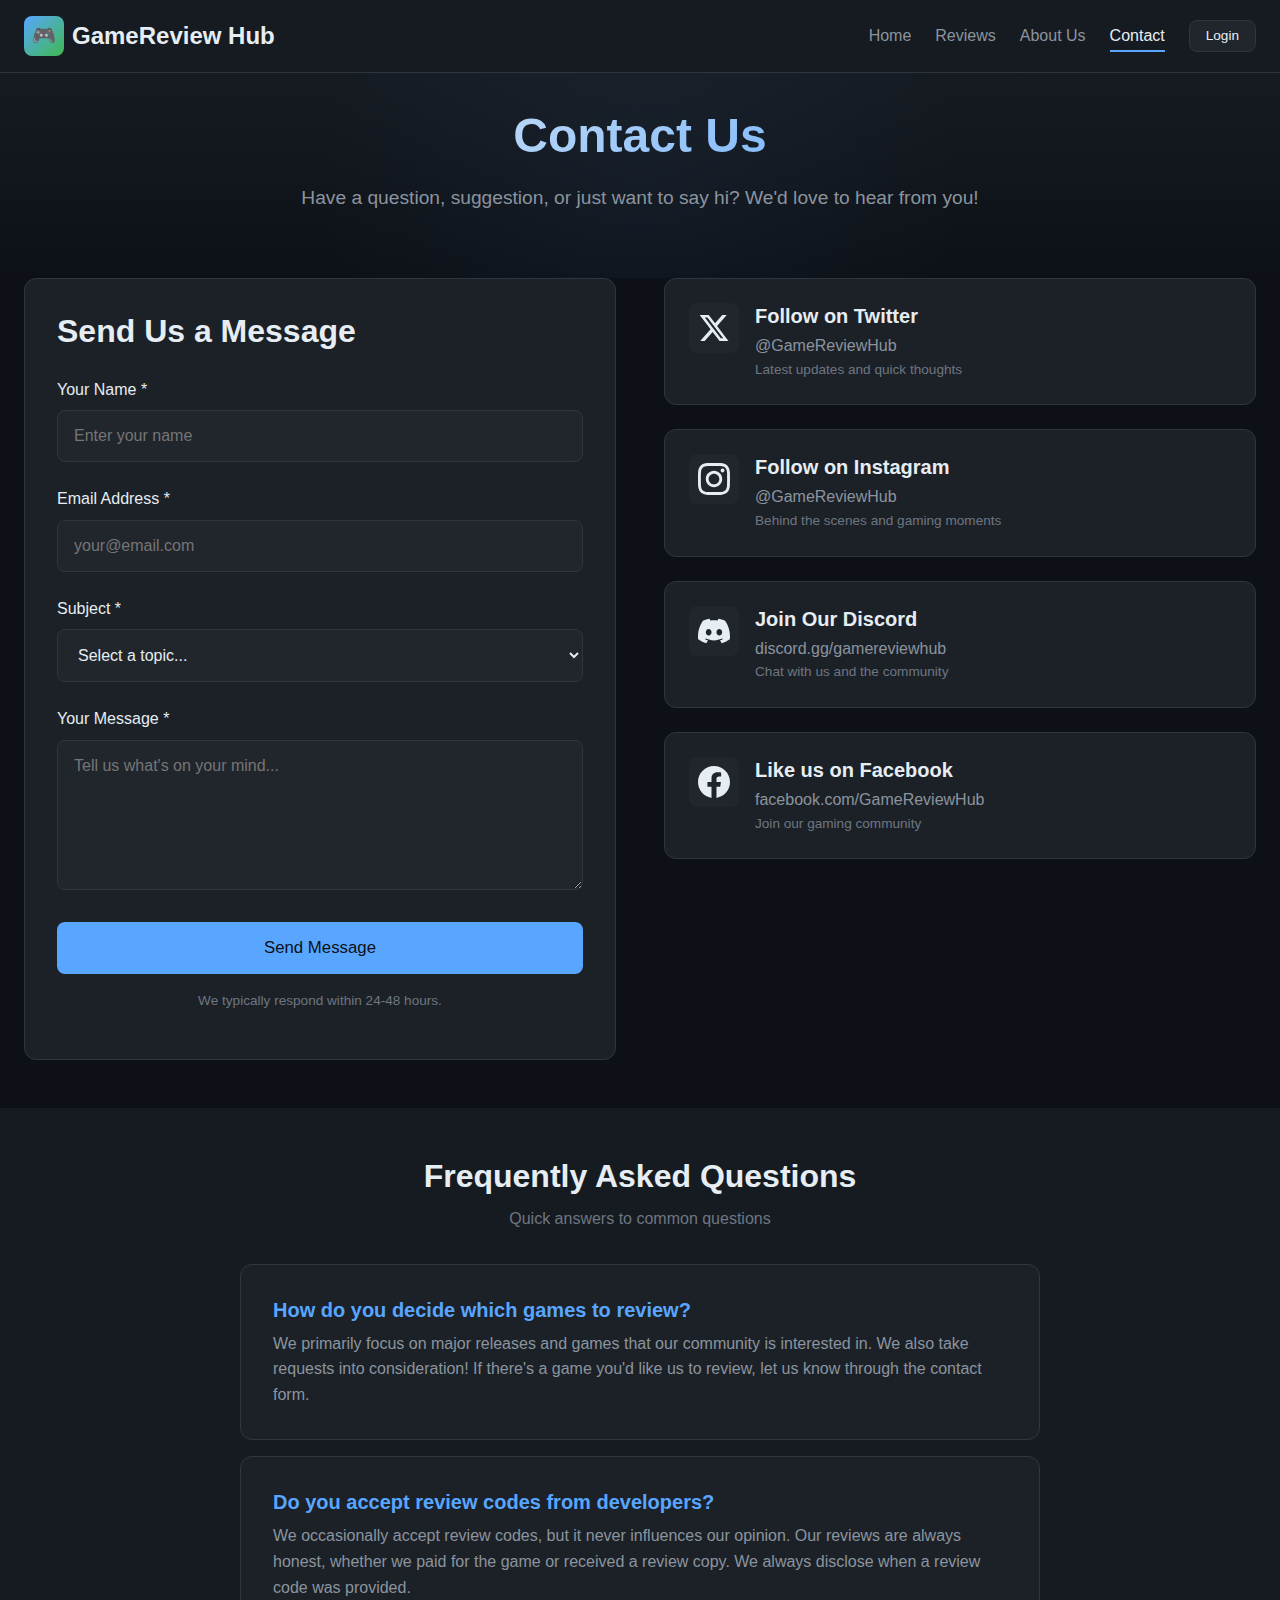
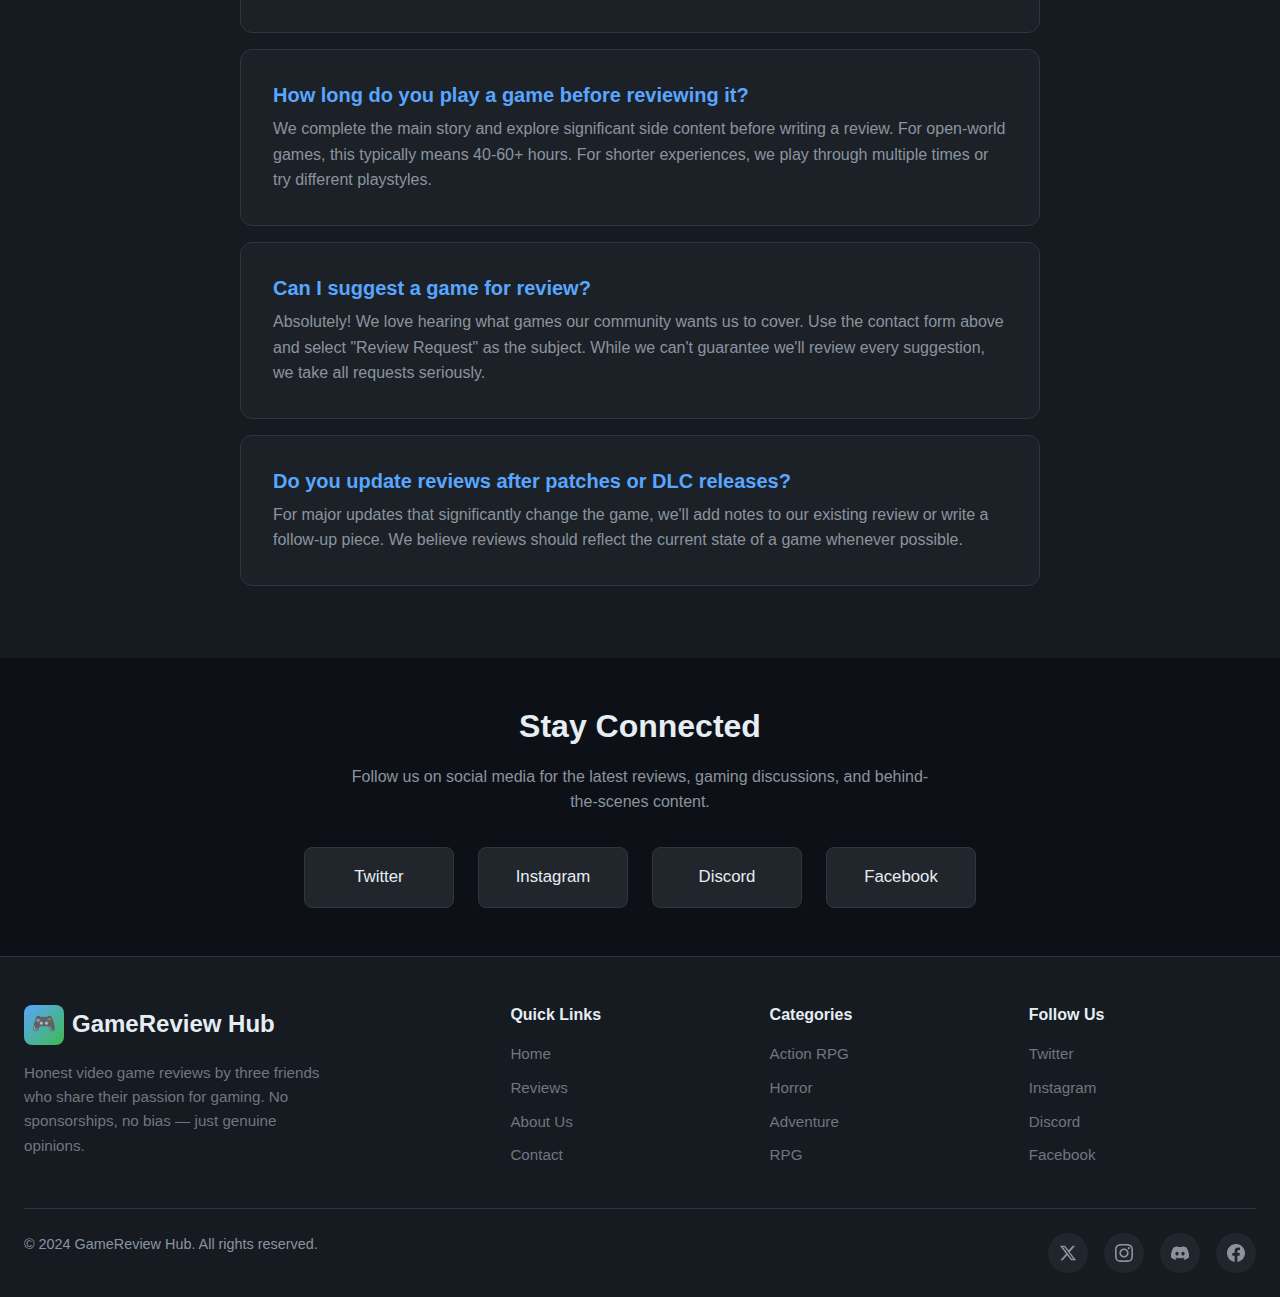
<file: contact.html>
<!DOCTYPE html>
<html lang="en">
<head>
    <meta charset="UTF-8">
    <meta name="viewport" content="width=device-width, initial-scale=1.0">
    <meta name="description" content="Get in touch with GameReview Hub. Send us a message, suggest games to review, or connect with us on social media.">
    <meta name="keywords" content="contact, gaming reviews, feedback, social media">
    <meta name="author" content="GameReview Hub">
    
    <title>Contact Us - GameReview Hub</title>
    
    <!-- Favicon -->
    <link rel="icon" type="image/svg+xml" href="data:image/svg+xml,<svg xmlns='http://www.w3.org/2000/svg' viewBox='0 0 100 100'><text y='.9em' font-size='90'>🎮</text></svg>">
    
    <!-- Stylesheets -->
    <link rel="stylesheet" href="css/style.css">
</head>
<body data-page="contact">
    <!-- ============================================
         Header / Navigation
         ============================================ -->
    <header class="header">
        <div class="container">
            <a href="index.html" class="logo">
                <span class="logo-icon">🎮</span>
                <span>GameReview Hub</span>
            </a>
            
            <nav class="nav">
                <ul class="nav-links">
                    <li><a href="index.html">Home</a></li>
                    <li><a href="reviews.html">Reviews</a></li>
                    <li><a href="about.html">About Us</a></li>
                    <li><a href="contact.html" class="active">Contact</a></li>
                </ul>
                
                <a href="admin.html" class="btn btn-secondary btn-sm">Login</a>
                
                <button class="mobile-menu-toggle" aria-label="Toggle menu">
                    <span></span>
                    <span></span>
                    <span></span>
                </button>
            </nav>
        </div>
    </header>

    <!-- ============================================
         Page Header
         ============================================ -->
    <section class="hero" style="padding: var(--spacing-xl) 0;">
        <div class="container">
            <div class="hero-content">
                <h1>Contact Us</h1>
                <p>Have a question, suggestion, or just want to say hi? We'd love to hear from you!</p>
            </div>
        </div>
    </section>

    <!-- ============================================
         Contact Section
         ============================================ -->
    <section class="section" style="padding-top: 0;">
        <div class="container">
            <div class="contact-grid">
                <!-- Contact Form -->
                <div class="contact-form">
                    <h2 style="margin-bottom: var(--spacing-lg);">Send Us a Message</h2>
                    
                    <form id="contact-form" onsubmit="handleContactSubmit(event)">
                        <div class="form-group">
                            <label for="contact-name">Your Name *</label>
                            <input 
                                type="text" 
                                id="contact-name" 
                                name="name" 
                                required 
                                placeholder="Enter your name"
                            >
                        </div>
                        
                        <div class="form-group">
                            <label for="contact-email">Email Address *</label>
                            <input 
                                type="email" 
                                id="contact-email" 
                                name="email" 
                                required 
                                placeholder="your@email.com"
                            >
                        </div>
                        
                        <div class="form-group">
                            <label for="contact-subject">Subject *</label>
                            <select id="contact-subject" name="subject" required>
                                <option value="">Select a topic...</option>
                                <option value="general">General Inquiry</option>
                                <option value="review-request">Review Request</option>
                                <option value="feedback">Website Feedback</option>
                                <option value="correction">Review Correction</option>
                                <option value="collaboration">Collaboration</option>
                                <option value="other">Other</option>
                            </select>
                        </div>
                        
                        <div class="form-group">
                            <label for="contact-message">Your Message *</label>
                            <textarea 
                                id="contact-message" 
                                name="message" 
                                required 
                                placeholder="Tell us what's on your mind..."
                                rows="6"
                            ></textarea>
                        </div>
                        
                        <div class="form-group" style="margin-bottom: 0;">
                            <button type="submit" class="btn btn-primary btn-lg" style="width: 100%;">
                                Send Message
                            </button>
                        </div>
                    </form>
                    
                    <p style="margin-top: var(--spacing-md); color: var(--text-muted); font-size: 0.85rem; text-align: center;">
                        We typically respond within 24-48 hours.
                    </p>
                </div>
                
                <!-- Contact Info -->
                <div class="contact-info">
                    <!-- Twitter Card -->
                    <div class="contact-card">
                        <div class="contact-card-icon">
                            <svg xmlns="http://www.w3.org/2000/svg" width="32" height="32" viewBox="0 0 24 24" fill="currentColor">
                                <path d="M18.244 2.25h3.308l-7.227 8.26 8.502 11.24H16.17l-5.214-6.817L4.99 21.75H1.68l7.73-8.835L1.254 2.25H8.08l4.713 6.231zm-1.161 17.52h1.833L7.084 4.126H5.117z"/>
                            </svg>
                        </div>
                        <div>
                            <h4>Follow on Twitter</h4>
                            <p>@GameReviewHub</p>
                            <p style="font-size: 0.85rem; color: var(--text-muted);">Latest updates and quick thoughts</p>
                        </div>
                    </div>
                    
                    <!-- Instagram Card -->
                    <div class="contact-card">
                        <div class="contact-card-icon">
                            <svg xmlns="http://www.w3.org/2000/svg" width="32" height="32" viewBox="0 0 24 24" fill="currentColor">
                                <path d="M12 2.163c3.204 0 3.584.012 4.85.07 3.252.148 4.771 1.691 4.919 4.919.058 1.265.069 1.645.069 4.849 0 3.205-.012 3.584-.069 4.849-.149 3.225-1.664 4.771-4.919 4.919-1.266.058-1.644.07-4.85.07-3.204 0-3.584-.012-4.849-.07-3.26-.149-4.771-1.699-4.919-4.92-.058-1.265-.07-1.644-.07-4.849 0-3.204.013-3.583.07-4.849.149-3.227 1.664-4.771 4.919-4.919 1.266-.057 1.645-.069 4.849-.069zm0-2.163c-3.259 0-3.667.014-4.947.072-4.358.2-6.78 2.618-6.98 6.98-.059 1.281-.073 1.689-.073 4.948 0 3.259.014 3.668.072 4.948.2 4.358 2.618 6.78 6.98 6.98 1.281.058 1.689.072 4.948.072 3.259 0 3.668-.014 4.948-.072 4.354-.2 6.782-2.618 6.979-6.98.059-1.28.073-1.689.073-4.948 0-3.259-.014-3.667-.072-4.947-.196-4.354-2.617-6.78-6.979-6.98-1.281-.059-1.69-.073-4.949-.073zm0 5.838c-3.403 0-6.162 2.759-6.162 6.162s2.759 6.163 6.162 6.163 6.162-2.759 6.162-6.163c0-3.403-2.759-6.162-6.162-6.162zm0 10.162c-2.209 0-4-1.79-4-4 0-2.209 1.791-4 4-4s4 1.791 4 4c0 2.21-1.791 4-4 4zm6.406-11.845c-.796 0-1.441.645-1.441 1.44s.645 1.44 1.441 1.44c.795 0 1.439-.645 1.439-1.44s-.644-1.44-1.439-1.44z"/>
                            </svg>
                        </div>
                        <div>
                            <h4>Follow on Instagram</h4>
                            <p>@GameReviewHub</p>
                            <p style="font-size: 0.85rem; color: var(--text-muted);">Behind the scenes and gaming moments</p>
                        </div>
                    </div>
                    
                    <!-- Discord Card -->
                    <div class="contact-card">
                        <div class="contact-card-icon">
                            <svg xmlns="http://www.w3.org/2000/svg" width="32" height="32" viewBox="0 0 24 24" fill="currentColor">
                                <path d="M20.317 4.3698a19.7913 19.7913 0 00-4.8851-1.5152.0741.0741 0 00-.0785.0371c-.211.3753-.4447.8648-.6083 1.2495-1.8447-.2762-3.68-.2762-5.4868 0-.1636-.3933-.4058-.8742-.6177-1.2495a.077.077 0 00-.0785-.037 19.7363 19.7363 0 00-4.8852 1.515.0699.0699 0 00-.0321.0277C.5334 9.0458-.319 13.5799.0992 18.0578a.0824.0824 0 00.0312.0561c2.0528 1.5076 4.0413 2.4228 5.9929 3.0294a.0777.0777 0 00.0842-.0276c.4616-.6304.8731-1.2952 1.226-1.9942a.076.076 0 00-.0416-.1057c-.6528-.2476-1.2743-.5495-1.8722-.8923a.077.077 0 01-.0076-.1277c.1258-.0943.2517-.1923.3718-.2914a.0743.0743 0 01.0776-.0105c3.9278 1.7933 8.18 1.7933 12.0614 0a.0739.0739 0 01.0785.0095c.1202.099.246.1981.3728.2924a.077.077 0 01-.0066.1276 12.2986 12.2986 0 01-1.873.8914.0766.0766 0 00-.0407.1067c.3604.698.7719 1.3628 1.225 1.9932a.076.076 0 00.0842.0286c1.961-.6067 3.9495-1.5219 6.0023-3.0294a.077.077 0 00.0313-.0552c.5004-5.177-.8382-9.6739-3.5485-13.6604a.061.061 0 00-.0312-.0286zM8.02 15.3312c-1.1825 0-2.1569-1.0857-2.1569-2.419 0-1.3332.9555-2.4189 2.157-2.4189 1.2108 0 2.1757 1.0952 2.1568 2.419 0 1.3332-.9555 2.4189-2.1569 2.4189zm7.9748 0c-1.1825 0-2.1569-1.0857-2.1569-2.419 0-1.3332.9554-2.4189 2.1569-2.4189 1.2108 0 2.1757 1.0952 2.1568 2.419 0 1.3332-.946 2.4189-2.1568 2.4189z"/>
                            </svg>
                        </div>
                        <div>
                            <h4>Join Our Discord</h4>
                            <p>discord.gg/gamereviewhub</p>
                            <p style="font-size: 0.85rem; color: var(--text-muted);">Chat with us and the community</p>
                        </div>
                    </div>
                    
                    <!-- Facebook Card -->
                    <div class="contact-card">
                        <div class="contact-card-icon">
                            <svg xmlns="http://www.w3.org/2000/svg" width="32" height="32" viewBox="0 0 24 24" fill="currentColor">
                                <path d="M24 12.073c0-6.627-5.373-12-12-12s-12 5.373-12 12c0 5.99 4.388 10.954 10.125 11.854v-8.385H7.078v-3.47h3.047V9.43c0-3.007 1.792-4.669 4.533-4.669 1.312 0 2.686.235 2.686.235v2.953H15.83c-1.491 0-1.956.925-1.956 1.874v2.25h3.328l-.532 3.47h-2.796v8.385C19.612 23.027 24 18.062 24 12.073z"/>
                            </svg>
                        </div>
                        <div>
                            <h4>Like us on Facebook</h4>
                            <p>facebook.com/GameReviewHub</p>
                            <p style="font-size: 0.85rem; color: var(--text-muted);">Join our gaming community</p>
                        </div>
                    </div>
                </div>
            </div>
        </div>
    </section>

    <!-- ============================================
         FAQ Section
         ============================================ -->
    <section class="section" style="background-color: var(--bg-secondary);">
        <div class="container">
            <div class="section-title">
                <h2>Frequently Asked Questions</h2>
                <p>Quick answers to common questions</p>
            </div>
            
            <div style="max-width: 800px; margin: 0 auto;">
                <!-- FAQ Item 1 -->
                <div class="admin-card" style="margin-bottom: var(--spacing-md);">
                    <h4 style="color: var(--accent-primary); margin-bottom: var(--spacing-sm);">
                        How do you decide which games to review?
                    </h4>
                    <p style="margin: 0; color: var(--text-secondary);">
                        We primarily focus on major releases and games that our community is interested in. 
                        We also take requests into consideration! If there's a game you'd like us to review, 
                        let us know through the contact form.
                    </p>
                </div>
                
                <!-- FAQ Item 2 -->
                <div class="admin-card" style="margin-bottom: var(--spacing-md);">
                    <h4 style="color: var(--accent-primary); margin-bottom: var(--spacing-sm);">
                        Do you accept review codes from developers?
                    </h4>
                    <p style="margin: 0; color: var(--text-secondary);">
                        We occasionally accept review codes, but it never influences our opinion. Our reviews 
                        are always honest, whether we paid for the game or received a review copy. We always 
                        disclose when a review code was provided.
                    </p>
                </div>
                
                <!-- FAQ Item 3 -->
                <div class="admin-card" style="margin-bottom: var(--spacing-md);">
                    <h4 style="color: var(--accent-primary); margin-bottom: var(--spacing-sm);">
                        How long do you play a game before reviewing it?
                    </h4>
                    <p style="margin: 0; color: var(--text-secondary);">
                        We complete the main story and explore significant side content before writing a review. 
                        For open-world games, this typically means 40-60+ hours. For shorter experiences, we 
                        play through multiple times or try different playstyles.
                    </p>
                </div>
                
                <!-- FAQ Item 4 -->
                <div class="admin-card" style="margin-bottom: var(--spacing-md);">
                    <h4 style="color: var(--accent-primary); margin-bottom: var(--spacing-sm);">
                        Can I suggest a game for review?
                    </h4>
                    <p style="margin: 0; color: var(--text-secondary);">
                        Absolutely! We love hearing what games our community wants us to cover. Use the 
                        contact form above and select "Review Request" as the subject. While we can't 
                        guarantee we'll review every suggestion, we take all requests seriously.
                    </p>
                </div>
                
                <!-- FAQ Item 5 -->
                <div class="admin-card">
                    <h4 style="color: var(--accent-primary); margin-bottom: var(--spacing-sm);">
                        Do you update reviews after patches or DLC releases?
                    </h4>
                    <p style="margin: 0; color: var(--text-secondary);">
                        For major updates that significantly change the game, we'll add notes to our 
                        existing review or write a follow-up piece. We believe reviews should reflect 
                        the current state of a game whenever possible.
                    </p>
                </div>
            </div>
        </div>
    </section>

    <!-- ============================================
         Social Links Section
         ============================================ -->
    <section class="section">
        <div class="container" style="text-align: center;">
            <h2 style="margin-bottom: var(--spacing-md);">Stay Connected</h2>
            <p style="max-width: 600px; margin: 0 auto var(--spacing-xl); color: var(--text-secondary);">
                Follow us on social media for the latest reviews, gaming discussions, and behind-the-scenes content.
            </p>
            
            <div style="display: flex; justify-content: center; gap: var(--spacing-lg); flex-wrap: wrap;">
                <a href="#" class="btn btn-secondary btn-lg" style="min-width: 150px;">
                    Twitter
                </a>
                <a href="#" class="btn btn-secondary btn-lg" style="min-width: 150px;">
                    Instagram
                </a>
                <a href="#" class="btn btn-secondary btn-lg" style="min-width: 150px;">
                    Discord
                </a>
                <a href="#" class="btn btn-secondary btn-lg" style="min-width: 150px;">
                    Facebook
                </a>
            </div>
        </div>
    </section>

    <!-- ============================================
         Footer
         ============================================ -->
    <footer class="footer">
        <div class="container">
            <div class="footer-content">
                <div class="footer-brand">
                    <a href="index.html" class="logo">
                        <span class="logo-icon">🎮</span>
                        <span>GameReview Hub</span>
                    </a>
                    <p>Honest video game reviews by three friends who share their passion for gaming. No sponsorships, no bias — just genuine opinions.</p>
                </div>
                
                <div class="footer-links">
                    <h4>Quick Links</h4>
                    <ul>
                        <li><a href="index.html">Home</a></li>
                        <li><a href="reviews.html">Reviews</a></li>
                        <li><a href="about.html">About Us</a></li>
                        <li><a href="contact.html">Contact</a></li>
                    </ul>
                </div>
                
                <div class="footer-links">
                    <h4>Categories</h4>
                    <ul>
                        <li><a href="reviews.html?genre=Action RPG">Action RPG</a></li>
                        <li><a href="reviews.html?genre=Horror">Horror</a></li>
                        <li><a href="reviews.html?genre=Adventure">Adventure</a></li>
                        <li><a href="reviews.html?genre=RPG">RPG</a></li>
                    </ul>
                </div>
                
                <div class="footer-links">
                    <h4>Follow Us</h4>
                    <ul>
                        <li><a href="#">Twitter</a></li>
                        <li><a href="#">Instagram</a></li>
                        <li><a href="#">Discord</a></li>
                        <li><a href="#">Facebook</a></li>
                    </ul>
                </div>
            </div>
            
            <div class="footer-bottom">
                <p>&copy; 2024 GameReview Hub. All rights reserved.</p>
                <div class="social-links">
                    <a href="#" aria-label="Twitter"><svg xmlns="http://www.w3.org/2000/svg" width="18" height="18" viewBox="0 0 24 24" fill="currentColor"><path d="M18.244 2.25h3.308l-7.227 8.26 8.502 11.24H16.17l-5.214-6.817L4.99 21.75H1.68l7.73-8.835L1.254 2.25H8.08l4.713 6.231zm-1.161 17.52h1.833L7.084 4.126H5.117z"/></svg></a>
                    <a href="#" aria-label="Instagram"><svg xmlns="http://www.w3.org/2000/svg" width="18" height="18" viewBox="0 0 24 24" fill="currentColor"><path d="M12 2.163c3.204 0 3.584.012 4.85.07 3.252.148 4.771 1.691 4.919 4.919.058 1.265.069 1.645.069 4.849 0 3.205-.012 3.584-.069 4.849-.149 3.225-1.664 4.771-4.919 4.919-1.266.058-1.644.07-4.85.07-3.204 0-3.584-.012-4.849-.07-3.26-.149-4.771-1.699-4.919-4.92-.058-1.265-.07-1.644-.07-4.849 0-3.204.013-3.583.07-4.849.149-3.227 1.664-4.771 4.919-4.919 1.266-.057 1.645-.069 4.849-.069zm0-2.163c-3.259 0-3.667.014-4.947.072-4.358.2-6.78 2.618-6.98 6.98-.059 1.281-.073 1.689-.073 4.948 0 3.259.014 3.668.072 4.948.2 4.358 2.618 6.78 6.98 6.98 1.281.058 1.689.072 4.948.072 3.259 0 3.668-.014 4.948-.072 4.354-.2 6.782-2.618 6.979-6.98.059-1.28.073-1.689.073-4.948 0-3.259-.014-3.667-.072-4.947-.196-4.354-2.617-6.78-6.979-6.98-1.281-.059-1.69-.073-4.949-.073zm0 5.838c-3.403 0-6.162 2.759-6.162 6.162s2.759 6.163 6.162 6.163 6.162-2.759 6.162-6.163c0-3.403-2.759-6.162-6.162-6.162zm0 10.162c-2.209 0-4-1.79-4-4 0-2.209 1.791-4 4-4s4 1.791 4 4c0 2.21-1.791 4-4 4zm6.406-11.845c-.796 0-1.441.645-1.441 1.44s.645 1.44 1.441 1.44c.795 0 1.439-.645 1.439-1.44s-.644-1.44-1.439-1.44z"/></svg></a>
                    <a href="#" aria-label="Discord"><svg xmlns="http://www.w3.org/2000/svg" width="18" height="18" viewBox="0 0 24 24" fill="currentColor"><path d="M20.317 4.3698a19.7913 19.7913 0 00-4.8851-1.5152.0741.0741 0 00-.0785.0371c-.211.3753-.4447.8648-.6083 1.2495-1.8447-.2762-3.68-.2762-5.4868 0-.1636-.3933-.4058-.8742-.6177-1.2495a.077.077 0 00-.0785-.037 19.7363 19.7363 0 00-4.8852 1.515.0699.0699 0 00-.0321.0277C.5334 9.0458-.319 13.5799.0992 18.0578a.0824.0824 0 00.0312.0561c2.0528 1.5076 4.0413 2.4228 5.9929 3.0294a.0777.0777 0 00.0842-.0276c.4616-.6304.8731-1.2952 1.226-1.9942a.076.076 0 00-.0416-.1057c-.6528-.2476-1.2743-.5495-1.8722-.8923a.077.077 0 01-.0076-.1277c.1258-.0943.2517-.1923.3718-.2914a.0743.0743 0 01.0776-.0105c3.9278 1.7933 8.18 1.7933 12.0614 0a.0739.0739 0 01.0785.0095c.1202.099.246.1981.3728.2924a.077.077 0 01-.0066.1276 12.2986 12.2986 0 01-1.873.8914.0766.0766 0 00-.0407.1067c.3604.698.7719 1.3628 1.225 1.9932a.076.076 0 00.0842.0286c1.961-.6067 3.9495-1.5219 6.0023-3.0294a.077.077 0 00.0313-.0552c.5004-5.177-.8382-9.6739-3.5485-13.6604a.061.061 0 00-.0312-.0286zM8.02 15.3312c-1.1825 0-2.1569-1.0857-2.1569-2.419 0-1.3332.9555-2.4189 2.157-2.4189 1.2108 0 2.1757 1.0952 2.1568 2.419 0 1.3332-.9555 2.4189-2.1569 2.4189zm7.9748 0c-1.1825 0-2.1569-1.0857-2.1569-2.419 0-1.3332.9554-2.4189 2.1569-2.4189 1.2108 0 2.1757 1.0952 2.1568 2.419 0 1.3332-.946 2.4189-2.1568 2.4189z"/></svg></a>
                    <a href="#" aria-label="Facebook"><svg xmlns="http://www.w3.org/2000/svg" width="18" height="18" viewBox="0 0 24 24" fill="currentColor"><path d="M24 12.073c0-6.627-5.373-12-12-12s-12 5.373-12 12c0 5.99 4.388 10.954 10.125 11.854v-8.385H7.078v-3.47h3.047V9.43c0-3.007 1.792-4.669 4.533-4.669 1.312 0 2.686.235 2.686.235v2.953H15.83c-1.491 0-1.956.925-1.956 1.874v2.25h3.328l-.532 3.47h-2.796v8.385C19.612 23.027 24 18.062 24 12.073z"/></svg></a>
                </div>
            </div>
        </div>
    </footer>

    <!-- Scripts -->
    <script src="js/reviews-data.js"></script>
    <script src="js/main.js"></script>
    
    <!-- Contact Form Handler -->
    <script>
        function handleContactSubmit(event) {
            event.preventDefault();
            
            const form = event.target;
            const formData = new FormData(form);
            
            // In a real implementation, this would send to a backend
            // For now, we'll simulate a successful submission
            
            const name = formData.get('name');
            const email = formData.get('email');
            const subject = formData.get('subject');
            const message = formData.get('message');
            
            // Validate
            if (!name || !email || !subject || !message) {
                window.GameReviewUtils.showToast('Please fill in all required fields.', 'error');
                return;
            }
            
            // Show success message
            window.GameReviewUtils.showToast('Message sent successfully! We\'ll get back to you soon.', 'success');
            
            // Reset form
            form.reset();
            
            // Log for demonstration (would be sent to server in production)
            console.log('Contact Form Submission:', {
                name,
                email,
                subject,
                message
            });
        }
    </script>
</body>
</html>
</file>
<file: css/style.css>
/* ============================================
   Gaming Review Website - Main Stylesheet
   Modern, Dark Theme, Responsive Design
   ============================================ */

/* ============================================
   CSS Custom Properties (Variables)
   ============================================ */
:root {
    /* Color Palette - Dark Theme with Subtle Accents */
    --bg-primary: #0d1117;
    --bg-secondary: #161b22;
    --bg-tertiary: #21262d;
    --bg-card: #1c2128;
    --bg-hover: #2d333b;
    
    /* Text Colors */
    --text-primary: #e6edf3;
    --text-secondary: #8b949e;
    --text-muted: #6e7681;
    
    /* Accent Colors - Professional Teal/Blue */
    --accent-primary: #58a6ff;
    --accent-secondary: #3fb950;
    --accent-warning: #d29922;
    --accent-danger: #f85149;
    
    /* Rating Colors */
    --rating-gold: #f0b429;
    --rating-silver: #8b949e;
    
    /* Borders */
    --border-color: #30363d;
    --border-light: #21262d;
    
    /* Shadows */
    --shadow-sm: 0 1px 2px rgba(0, 0, 0, 0.3);
    --shadow-md: 0 4px 6px rgba(0, 0, 0, 0.4);
    --shadow-lg: 0 10px 20px rgba(0, 0, 0, 0.5);
    --shadow-xl: 0 20px 40px rgba(0, 0, 0, 0.6);
    
    /* Typography */
    --font-primary: 'Inter', -apple-system, BlinkMacSystemFont, 'Segoe UI', Roboto, sans-serif;
    --font-heading: 'Poppins', var(--font-primary);
    
    /* Spacing */
    --spacing-xs: 0.25rem;
    --spacing-sm: 0.5rem;
    --spacing-md: 1rem;
    --spacing-lg: 1.5rem;
    --spacing-xl: 2rem;
    --spacing-2xl: 3rem;
    
    /* Border Radius */
    --radius-sm: 4px;
    --radius-md: 8px;
    --radius-lg: 12px;
    --radius-xl: 16px;
    
    /* Transitions */
    --transition-fast: 150ms ease;
    --transition-normal: 250ms ease;
    --transition-slow: 350ms ease;
    
    /* Container Widths */
    --container-sm: 640px;
    --container-md: 768px;
    --container-lg: 1024px;
    --container-xl: 1280px;
}

/* ============================================
   Reset & Base Styles
   ============================================ */
*,
*::before,
*::after {
    box-sizing: border-box;
    margin: 0;
    padding: 0;
}

html {
    scroll-behavior: smooth;
    font-size: 16px;
}

body {
    font-family: var(--font-primary);
    background-color: var(--bg-primary);
    color: var(--text-primary);
    line-height: 1.6;
    min-height: 100vh;
    display: flex;
    flex-direction: column;
}

/* Import Google Fonts */
@import url('https://fonts.googleapis.com/css2?family=Inter:wght@300;400;500;600;700&family=Poppins:wght@500;600;700;800&display=swap');

/* ============================================
   Typography
   ============================================ */
h1, h2, h3, h4, h5, h6 {
    font-family: var(--font-heading);
    font-weight: 600;
    line-height: 1.3;
    color: var(--text-primary);
}

h1 { font-size: 2.5rem; }
h2 { font-size: 2rem; }
h3 { font-size: 1.5rem; }
h4 { font-size: 1.25rem; }
h5 { font-size: 1.1rem; }
h6 { font-size: 1rem; }

p {
    margin-bottom: var(--spacing-md);
    color: var(--text-secondary);
}

a {
    color: var(--accent-primary);
    text-decoration: none;
    transition: color var(--transition-fast);
}

a:hover {
    color: var(--text-primary);
}

img {
    max-width: 100%;
    height: auto;
    display: block;
}

/* ============================================
   Utility Classes
   ============================================ */
.container {
    width: 100%;
    max-width: var(--container-xl);
    margin: 0 auto;
    padding: 0 var(--spacing-lg);
}

.section {
    padding: var(--spacing-2xl) 0;
}

.section-title {
    margin-bottom: var(--spacing-xl);
    text-align: center;
}

.section-title h2 {
    margin-bottom: var(--spacing-sm);
}

.section-title p {
    color: var(--text-muted);
}

.text-center { text-align: center; }
.text-left { text-align: left; }
.text-right { text-align: right; }

.flex { display: flex; }
.flex-wrap { flex-wrap: wrap; }
.items-center { align-items: center; }
.justify-between { justify-content: space-between; }
.justify-center { justify-content: center; }
.gap-sm { gap: var(--spacing-sm); }
.gap-md { gap: var(--spacing-md); }
.gap-lg { gap: var(--spacing-lg); }

/* ============================================
   Buttons
   ============================================ */
.btn {
    display: inline-flex;
    align-items: center;
    justify-content: center;
    gap: var(--spacing-sm);
    padding: var(--spacing-sm) var(--spacing-lg);
    font-family: var(--font-primary);
    font-size: 0.95rem;
    font-weight: 500;
    border: none;
    border-radius: var(--radius-md);
    cursor: pointer;
    transition: all var(--transition-fast);
    text-decoration: none;
}

.btn-primary {
    background-color: var(--accent-primary);
    color: var(--bg-primary);
}

.btn-primary:hover {
    background-color: #79b8ff;
    color: var(--bg-primary);
    transform: translateY(-2px);
    box-shadow: var(--shadow-md);
}

.btn-secondary {
    background-color: var(--bg-tertiary);
    color: var(--text-primary);
    border: 1px solid var(--border-color);
}

.btn-secondary:hover {
    background-color: var(--bg-hover);
    border-color: var(--text-muted);
}

.btn-outline {
    background-color: transparent;
    color: var(--accent-primary);
    border: 1px solid var(--accent-primary);
}

.btn-outline:hover {
    background-color: var(--accent-primary);
    color: var(--bg-primary);
}

.btn-lg {
    padding: var(--spacing-md) var(--spacing-xl);
    font-size: 1.05rem;
}

.btn-sm {
    padding: var(--spacing-xs) var(--spacing-md);
    font-size: 0.85rem;
}

/* ============================================
   Header & Navigation
   ============================================ */
.header {
    background-color: var(--bg-secondary);
    border-bottom: 1px solid var(--border-color);
    position: sticky;
    top: 0;
    z-index: 1000;
    backdrop-filter: blur(10px);
}

.header .container {
    display: flex;
    align-items: center;
    justify-content: space-between;
    padding-top: var(--spacing-md);
    padding-bottom: var(--spacing-md);
}

.logo {
    display: flex;
    align-items: center;
    gap: var(--spacing-sm);
    font-family: var(--font-heading);
    font-size: 1.5rem;
    font-weight: 700;
    color: var(--text-primary);
}

.logo-icon {
    width: 40px;
    height: 40px;
    background: linear-gradient(135deg, var(--accent-primary), var(--accent-secondary));
    border-radius: var(--radius-md);
    display: flex;
    align-items: center;
    justify-content: center;
    font-size: 1.2rem;
}

.nav {
    display: flex;
    align-items: center;
    gap: var(--spacing-lg);
}

.nav-links {
    display: flex;
    list-style: none;
    gap: var(--spacing-lg);
}

.nav-links a {
    color: var(--text-secondary);
    font-weight: 500;
    padding: var(--spacing-sm) 0;
    position: relative;
}

.nav-links a::after {
    content: '';
    position: absolute;
    bottom: 0;
    left: 0;
    width: 0;
    height: 2px;
    background-color: var(--accent-primary);
    transition: width var(--transition-normal);
}

.nav-links a:hover,
.nav-links a.active {
    color: var(--text-primary);
}

.nav-links a:hover::after,
.nav-links a.active::after {
    width: 100%;
}

/* Mobile Menu Toggle */
.mobile-menu-toggle {
    display: none;
    flex-direction: column;
    gap: 5px;
    background: none;
    border: none;
    cursor: pointer;
    padding: var(--spacing-sm);
}

.mobile-menu-toggle span {
    width: 24px;
    height: 2px;
    background-color: var(--text-primary);
    transition: all var(--transition-fast);
}

/* ============================================
   Hero Section
   ============================================ */
.hero {
    background: linear-gradient(180deg, var(--bg-secondary) 0%, var(--bg-primary) 100%);
    padding: var(--spacing-2xl) 0;
    text-align: center;
    position: relative;
    overflow: hidden;
}

.hero::before {
    content: '';
    position: absolute;
    top: 0;
    left: 0;
    right: 0;
    bottom: 0;
    background: radial-gradient(circle at 50% 50%, rgba(88, 166, 255, 0.05) 0%, transparent 50%);
    pointer-events: none;
}

.hero-content {
    position: relative;
    z-index: 1;
    max-width: 800px;
    margin: 0 auto;
}

.hero h1 {
    font-size: 3rem;
    font-weight: 800;
    margin-bottom: var(--spacing-md);
    background: linear-gradient(135deg, var(--text-primary), var(--accent-primary));
    -webkit-background-clip: text;
    -webkit-text-fill-color: transparent;
    background-clip: text;
}

.hero p {
    font-size: 1.2rem;
    color: var(--text-secondary);
    margin-bottom: var(--spacing-xl);
}

.hero-buttons {
    display: flex;
    gap: var(--spacing-md);
    justify-content: center;
    flex-wrap: wrap;
}

/* ============================================
   Review Cards
   ============================================ */
.reviews-grid {
    display: grid;
    grid-template-columns: repeat(auto-fill, minmax(300px, 1fr));
    gap: var(--spacing-xl);
}

.review-card {
    background-color: var(--bg-card);
    border-radius: var(--radius-lg);
    overflow: hidden;
    border: 1px solid var(--border-color);
    transition: all var(--transition-normal);
    display: flex;
    flex-direction: column;
}

.review-card:hover {
    transform: translateY(-4px);
    box-shadow: var(--shadow-lg);
    border-color: var(--border-light);
}

.review-card-image {
    position: relative;
    aspect-ratio: 16/9;
    overflow: hidden;
    display: block;
    cursor: pointer;
}

.review-card-image img {
    width: 100%;
    height: 100%;
    object-fit: cover;
    transition: transform var(--transition-slow);
}

.review-card:hover .review-card-image img {
    transform: scale(1.05);
}

.review-card-badge {
    position: absolute;
    top: var(--spacing-md);
    left: var(--spacing-md);
    background-color: var(--bg-primary);
    color: var(--text-primary);
    padding: var(--spacing-xs) var(--spacing-sm);
    border-radius: var(--radius-sm);
    font-size: 0.75rem;
    font-weight: 600;
    text-transform: uppercase;
}

.review-card-rating {
    position: absolute;
    top: var(--spacing-md);
    right: var(--spacing-md);
    background-color: var(--bg-primary);
    padding: var(--spacing-xs) var(--spacing-sm);
    border-radius: var(--radius-sm);
    display: flex;
    align-items: center;
    gap: var(--spacing-xs);
    font-weight: 700;
}

.review-card-rating.high { color: var(--accent-secondary); }
.review-card-rating.medium { color: var(--accent-warning); }
.review-card-rating.low { color: var(--accent-danger); }

.review-card-content {
    padding: var(--spacing-lg);
    flex: 1;
    display: flex;
    flex-direction: column;
}

.review-card-meta {
    display: flex;
    align-items: center;
    gap: var(--spacing-md);
    margin-bottom: var(--spacing-sm);
    font-size: 0.85rem;
    color: var(--text-muted);
}

.review-card-platform {
    display: flex;
    align-items: center;
    gap: var(--spacing-xs);
}

.review-card h3 {
    font-size: 1.2rem;
    margin-bottom: var(--spacing-sm);
    line-height: 1.4;
}

.review-card h3 a {
    color: var(--text-primary);
}

.review-card h3 a:hover {
    color: var(--accent-primary);
}

.review-card-excerpt {
    color: var(--text-secondary);
    font-size: 0.95rem;
    margin-bottom: var(--spacing-md);
    flex: 1;
    display: -webkit-box;
    -webkit-line-clamp: 3;
    -webkit-box-orient: vertical;
    overflow: hidden;
}

.review-card-footer {
    display: flex;
    align-items: center;
    justify-content: space-between;
    padding-top: var(--spacing-md);
    border-top: 1px solid var(--border-color);
}

.review-card-author {
    display: flex;
    align-items: center;
    gap: var(--spacing-sm);
}

.review-card-author img {
    width: 32px;
    height: 32px;
    border-radius: 50%;
    object-fit: cover;
}

.review-card-author span {
    font-size: 0.85rem;
    color: var(--text-secondary);
}

/* ============================================
   Featured Review (Large Card)
   ============================================ */
.featured-review {
    display: grid;
    grid-template-columns: 1fr 1fr;
    gap: var(--spacing-xl);
    background-color: var(--bg-card);
    border-radius: var(--radius-lg);
    overflow: hidden;
    border: 1px solid var(--border-color);
    margin-bottom: var(--spacing-2xl);
}

.featured-review-image {
    position: relative;
    min-height: 400px;
}

.featured-review-image img {
    width: 100%;
    height: 100%;
    object-fit: cover;
}

.featured-review-content {
    padding: var(--spacing-xl);
    display: flex;
    flex-direction: column;
    justify-content: center;
}

.featured-badge {
    display: inline-flex;
    align-items: center;
    gap: var(--spacing-xs);
    background-color: var(--accent-primary);
    color: var(--bg-primary);
    padding: var(--spacing-xs) var(--spacing-sm);
    border-radius: var(--radius-sm);
    font-size: 0.75rem;
    font-weight: 600;
    text-transform: uppercase;
    margin-bottom: var(--spacing-md);
    width: fit-content;
}

.featured-review h2 {
    font-size: 2rem;
    margin-bottom: var(--spacing-md);
}

.featured-review-excerpt {
    color: var(--text-secondary);
    font-size: 1.1rem;
    margin-bottom: var(--spacing-lg);
}

/* ============================================
   Rating System
   ============================================ */
.rating {
    display: flex;
    align-items: center;
    gap: var(--spacing-xs);
}

.rating-stars {
    display: flex;
    gap: 2px;
}

.rating-star {
    color: var(--rating-silver);
    font-size: 1rem;
}

.rating-star.filled {
    color: var(--rating-gold);
}

.rating-number {
    font-weight: 700;
    font-size: 1.5rem;
    color: var(--text-primary);
}

.rating-max {
    font-size: 1rem;
    color: var(--text-muted);
}

/* Large Rating Display */
.rating-large {
    display: flex;
    align-items: center;
    gap: var(--spacing-md);
    padding: var(--spacing-lg);
    background-color: var(--bg-tertiary);
    border-radius: var(--radius-lg);
    margin-bottom: var(--spacing-xl);
}

.rating-large .rating-circle {
    width: 80px;
    height: 80px;
    border-radius: 50%;
    display: flex;
    align-items: center;
    justify-content: center;
    font-size: 2rem;
    font-weight: 800;
    background: linear-gradient(135deg, var(--accent-primary), var(--accent-secondary));
    color: var(--bg-primary);
}

.rating-large .rating-details h4 {
    margin-bottom: var(--spacing-xs);
}

/* ============================================
   Filters Section
   ============================================ */
.filters {
    background-color: var(--bg-secondary);
    padding: var(--spacing-lg);
    border-radius: var(--radius-lg);
    margin-bottom: var(--spacing-xl);
    border: 1px solid var(--border-color);
}

.filters-row {
    display: flex;
    flex-wrap: wrap;
    gap: var(--spacing-md);
    align-items: center;
}

.filter-group {
    display: flex;
    flex-direction: column;
    gap: var(--spacing-xs);
}

.filter-group label {
    font-size: 0.85rem;
    color: var(--text-muted);
    font-weight: 500;
}

.filter-select,
.filter-input {
    background-color: var(--bg-tertiary);
    border: 1px solid var(--border-color);
    border-radius: var(--radius-md);
    padding: var(--spacing-sm) var(--spacing-md);
    color: var(--text-primary);
    font-family: var(--font-primary);
    font-size: 0.95rem;
    min-width: 150px;
    cursor: pointer;
    transition: border-color var(--transition-fast);
}

.filter-select:focus,
.filter-input:focus {
    outline: none;
    border-color: var(--accent-primary);
}

.filter-tags {
    display: flex;
    flex-wrap: wrap;
    gap: var(--spacing-sm);
}

.filter-tag {
    background-color: var(--bg-tertiary);
    border: 1px solid var(--border-color);
    border-radius: var(--radius-md);
    padding: var(--spacing-xs) var(--spacing-md);
    font-size: 0.85rem;
    color: var(--text-secondary);
    cursor: pointer;
    transition: all var(--transition-fast);
}

.filter-tag:hover,
.filter-tag.active {
    background-color: var(--accent-primary);
    color: var(--bg-primary);
    border-color: var(--accent-primary);
}

/* ============================================
   Individual Review Page
   ============================================ */
.review-header {
    position: relative;
    margin-bottom: var(--spacing-2xl);
}

.review-header-bg {
    position: absolute;
    top: 0;
    left: 0;
    right: 0;
    height: 400px;
    overflow: hidden;
    z-index: -1;
}

.review-header-bg img {
    width: 100%;
    height: 100%;
    object-fit: cover;
    filter: blur(20px) brightness(0.3);
    transform: scale(1.1);
}

.review-header-content {
    padding-top: var(--spacing-2xl);
    display: grid;
    grid-template-columns: 300px 1fr;
    gap: var(--spacing-xl);
    align-items: end;
}

.review-cover {
    border-radius: var(--radius-lg);
    overflow: hidden;
    box-shadow: var(--shadow-xl);
}

.review-cover img {
    width: 100%;
    aspect-ratio: 3/4;
    object-fit: cover;
}

.review-info h1 {
    font-size: 2.5rem;
    margin-bottom: var(--spacing-md);
}

.review-meta {
    display: flex;
    flex-wrap: wrap;
    gap: var(--spacing-lg);
    margin-bottom: var(--spacing-lg);
    color: var(--text-secondary);
}

.review-meta-item {
    display: flex;
    align-items: center;
    gap: var(--spacing-xs);
}

.review-tags {
    display: flex;
    flex-wrap: wrap;
    gap: var(--spacing-sm);
}

.review-tag {
    background-color: var(--bg-tertiary);
    padding: var(--spacing-xs) var(--spacing-md);
    border-radius: var(--radius-sm);
    font-size: 0.85rem;
    color: var(--text-secondary);
}

/* Review Content */
.review-content {
    max-width: 800px;
}

.review-body {
    font-size: 1.1rem;
    line-height: 1.8;
}

.review-body p {
    margin-bottom: var(--spacing-lg);
    color: var(--text-primary);
}

.review-body h2,
.review-body h3 {
    margin-top: var(--spacing-xl);
    margin-bottom: var(--spacing-md);
}

.review-body blockquote {
    border-left: 4px solid var(--accent-primary);
    padding-left: var(--spacing-lg);
    margin: var(--spacing-xl) 0;
    font-style: italic;
    color: var(--text-secondary);
}

/* Pros and Cons */
.pros-cons {
    display: grid;
    grid-template-columns: 1fr 1fr;
    gap: var(--spacing-lg);
    margin: var(--spacing-xl) 0;
}

.pros,
.cons {
    background-color: var(--bg-card);
    padding: var(--spacing-lg);
    border-radius: var(--radius-lg);
    border: 1px solid var(--border-color);
}

.pros h4,
.cons h4 {
    display: flex;
    align-items: center;
    gap: var(--spacing-sm);
    margin-bottom: var(--spacing-md);
}

.pros h4 { color: var(--accent-secondary); }
.cons h4 { color: var(--accent-danger); }

.pros ul,
.cons ul {
    list-style: none;
}

.pros li,
.cons li {
    padding: var(--spacing-sm) 0;
    color: var(--text-secondary);
    display: flex;
    align-items: flex-start;
    gap: var(--spacing-sm);
}

.pros li::before { content: '✓'; color: var(--accent-secondary); }
.cons li::before { content: '✗'; color: var(--accent-danger); }

/* ============================================
   About Page
   ============================================ */
.about-hero {
    text-align: center;
    padding: var(--spacing-2xl) 0;
}

.about-hero h1 {
    font-size: 2.5rem;
    margin-bottom: var(--spacing-md);
}

.team-section {
    display: grid;
    grid-template-columns: repeat(auto-fit, minmax(300px, 1fr));
    gap: var(--spacing-xl);
    margin-top: var(--spacing-2xl);
}

.team-member {
    background-color: var(--bg-card);
    border-radius: var(--radius-lg);
    padding: var(--spacing-xl);
    text-align: center;
    border: 1px solid var(--border-color);
    transition: all var(--transition-normal);
}

.team-member:hover {
    transform: translateY(-4px);
    box-shadow: var(--shadow-lg);
}

.team-member-avatar {
    width: 150px;
    height: 150px;
    border-radius: 50%;
    margin: 0 auto var(--spacing-lg);
    overflow: hidden;
    border: 4px solid var(--accent-primary);
}

.team-member-avatar img {
    width: 100%;
    height: 100%;
    object-fit: cover;
}

.team-member h3 {
    margin-bottom: var(--spacing-xs);
}

.team-member .role {
    color: var(--accent-primary);
    font-weight: 500;
    margin-bottom: var(--spacing-md);
}

.team-member .bio {
    color: var(--text-secondary);
    font-size: 0.95rem;
    margin-bottom: var(--spacing-lg);
}

.social-links {
    display: flex;
    justify-content: center;
    gap: var(--spacing-md);
}

.social-links a {
    width: 40px;
    height: 40px;
    display: flex;
    align-items: center;
    justify-content: center;
    background-color: var(--bg-tertiary);
    border-radius: 50%;
    color: var(--text-secondary);
    transition: all var(--transition-fast);
}

.social-links a:hover {
    background-color: var(--accent-primary);
    color: var(--bg-primary);
}

/* ============================================
   Contact Page
   ============================================ */
.contact-grid {
    display: grid;
    grid-template-columns: 1fr 1fr;
    gap: var(--spacing-2xl);
}

.contact-form {
    background-color: var(--bg-card);
    padding: var(--spacing-xl);
    border-radius: var(--radius-lg);
    border: 1px solid var(--border-color);
}

.form-group {
    margin-bottom: var(--spacing-lg);
}

.form-group label {
    display: block;
    margin-bottom: var(--spacing-sm);
    color: var(--text-primary);
    font-weight: 500;
}

.form-group input,
.form-group textarea,
.form-group select {
    width: 100%;
    padding: var(--spacing-md);
    background-color: var(--bg-tertiary);
    border: 1px solid var(--border-color);
    border-radius: var(--radius-md);
    color: var(--text-primary);
    font-family: var(--font-primary);
    font-size: 1rem;
    transition: border-color var(--transition-fast);
}

.form-group input:focus,
.form-group textarea:focus,
.form-group select:focus {
    outline: none;
    border-color: var(--accent-primary);
}

.form-group textarea {
    min-height: 150px;
    resize: vertical;
}

.contact-info {
    display: flex;
    flex-direction: column;
    gap: var(--spacing-lg);
}

.contact-card {
    background-color: var(--bg-card);
    padding: var(--spacing-lg);
    border-radius: var(--radius-lg);
    border: 1px solid var(--border-color);
    display: flex;
    align-items: flex-start;
    gap: var(--spacing-md);
}

.contact-card-icon {
    width: 50px;
    height: 50px;
    background-color: var(--bg-tertiary);
    border-radius: var(--radius-md);
    display: flex;
    align-items: center;
    justify-content: center;
    font-size: 1.5rem;
    flex-shrink: 0;
}

.contact-card h4 {
    margin-bottom: var(--spacing-xs);
}

.contact-card p {
    color: var(--text-secondary);
    margin: 0;
}

/* ============================================
   Admin Panel
   ============================================ */
.admin-container {
    display: grid;
    grid-template-columns: 250px 1fr;
    min-height: calc(100vh - 80px);
}

.admin-sidebar {
    background-color: var(--bg-secondary);
    border-right: 1px solid var(--border-color);
    padding: var(--spacing-lg);
}

.admin-nav {
    list-style: none;
}

.admin-nav li {
    margin-bottom: var(--spacing-sm);
}

.admin-nav a {
    display: flex;
    align-items: center;
    gap: var(--spacing-sm);
    padding: var(--spacing-md);
    color: var(--text-secondary);
    border-radius: var(--radius-md);
    transition: all var(--transition-fast);
}

.admin-nav a:hover,
.admin-nav a.active {
    background-color: var(--bg-tertiary);
    color: var(--text-primary);
}

.admin-content {
    padding: var(--spacing-xl);
}

.admin-header {
    display: flex;
    align-items: center;
    justify-content: space-between;
    margin-bottom: var(--spacing-xl);
}

.admin-card {
    background-color: var(--bg-card);
    border-radius: var(--radius-lg);
    border: 1px solid var(--border-color);
    padding: var(--spacing-xl);
    margin-bottom: var(--spacing-lg);
}

.admin-card h3 {
    margin-bottom: var(--spacing-lg);
    padding-bottom: var(--spacing-md);
    border-bottom: 1px solid var(--border-color);
}

/* Admin Table */
.admin-table {
    width: 100%;
    border-collapse: collapse;
}

.admin-table th,
.admin-table td {
    padding: var(--spacing-md);
    text-align: left;
    border-bottom: 1px solid var(--border-color);
}

.admin-table th {
    background-color: var(--bg-tertiary);
    font-weight: 600;
    color: var(--text-primary);
}

.admin-table tr:hover {
    background-color: var(--bg-hover);
}

.admin-table .actions {
    display: flex;
    gap: var(--spacing-sm);
}

/* Platform Checkboxes */
.platform-checkbox {
    display: inline-flex;
    align-items: center;
    gap: var(--spacing-xs);
    padding: var(--spacing-sm) var(--spacing-md);
    background-color: var(--bg-tertiary);
    border: 1px solid var(--border-color);
    border-radius: var(--radius-md);
    cursor: pointer;
    transition: all var(--transition-fast);
    font-size: 0.9rem;
    color: var(--text-secondary);
}

.platform-checkbox:hover {
    border-color: var(--accent-primary);
    color: var(--text-primary);
}

.platform-checkbox:has(input:checked) {
    background-color: var(--accent-primary);
    border-color: var(--accent-primary);
    color: var(--bg-primary);
}

.platform-checkbox input[type="checkbox"] {
    width: auto;
    margin: 0;
    accent-color: var(--bg-primary);
}

/* ============================================
   Footer
   ============================================ */
.footer {
    background-color: var(--bg-secondary);
    border-top: 1px solid var(--border-color);
    padding: var(--spacing-2xl) 0 var(--spacing-lg);
    margin-top: auto;
}

.footer-content {
    display: grid;
    grid-template-columns: 2fr 1fr 1fr 1fr;
    gap: var(--spacing-xl);
    margin-bottom: var(--spacing-xl);
}

.footer-brand {
    max-width: 300px;
}

.footer-brand .logo {
    margin-bottom: var(--spacing-md);
}

.footer-brand p {
    color: var(--text-muted);
    font-size: 0.95rem;
}

.footer-links h4 {
    margin-bottom: var(--spacing-md);
    font-size: 1rem;
}

.footer-links ul {
    list-style: none;
}

.footer-links li {
    margin-bottom: var(--spacing-sm);
}

.footer-links a {
    color: var(--text-muted);
    font-size: 0.95rem;
}

.footer-links a:hover {
    color: var(--text-primary);
}

.footer-bottom {
    padding-top: var(--spacing-lg);
    border-top: 1px solid var(--border-color);
    display: flex;
    align-items: center;
    justify-content: space-between;
    color: var(--text-muted);
    font-size: 0.9rem;
}

/* ============================================
   Responsive Styles
   ============================================ */
@media (max-width: 1024px) {
    .featured-review {
        grid-template-columns: 1fr;
    }
    
    .featured-review-image {
        min-height: 300px;
    }
    
    .review-header-content {
        grid-template-columns: 200px 1fr;
    }
    
    .footer-content {
        grid-template-columns: 1fr 1fr;
    }
    
    .admin-container {
        grid-template-columns: 1fr;
    }
    
    .admin-sidebar {
        display: none;
    }
}

@media (max-width: 768px) {
    h1 { font-size: 2rem; }
    h2 { font-size: 1.5rem; }
    
    .hero h1 {
        font-size: 2rem;
    }
    
    .nav-links {
        display: none;
        position: absolute;
        top: 100%;
        left: 0;
        right: 0;
        background-color: var(--bg-secondary);
        flex-direction: column;
        padding: var(--spacing-lg);
        border-bottom: 1px solid var(--border-color);
    }
    
    .nav-links.active {
        display: flex;
    }
    
    .mobile-menu-toggle {
        display: flex;
    }
    
    .review-header-content {
        grid-template-columns: 1fr;
        text-align: center;
    }
    
    .review-cover {
        max-width: 250px;
        margin: 0 auto;
    }
    
    .reviews-grid {
        grid-template-columns: 1fr;
    }
    
    .pros-cons {
        grid-template-columns: 1fr;
    }
    
    .contact-grid {
        grid-template-columns: 1fr;
    }
    
    .team-section {
        grid-template-columns: 1fr;
    }
    
    .footer-content {
        grid-template-columns: 1fr;
        text-align: center;
    }
    
    .footer-bottom {
        flex-direction: column;
        gap: var(--spacing-md);
        text-align: center;
    }
    
    .filters-row {
        flex-direction: column;
        align-items: stretch;
    }
    
    .filter-group {
        width: 100%;
    }
    
    .filter-select,
    .filter-input {
        width: 100%;
    }
}

@media (max-width: 480px) {
    .container {
        padding: 0 var(--spacing-md);
    }
    
    .hero {
        padding: var(--spacing-xl) 0;
    }
    
    .hero-buttons {
        flex-direction: column;
    }
    
    .btn {
        width: 100%;
    }
    
    .review-meta {
        flex-direction: column;
        gap: var(--spacing-sm);
    }
}

/* ============================================
   Animations
   ============================================ */
@keyframes fadeIn {
    from {
        opacity: 0;
        transform: translateY(20px);
    }
    to {
        opacity: 1;
        transform: translateY(0);
    }
}

.fade-in {
    animation: fadeIn 0.5s ease forwards;
}

@keyframes pulse {
    0%, 100% { transform: scale(1); }
    50% { transform: scale(1.05); }
}

.pulse {
    animation: pulse 2s ease infinite;
}

/* ============================================
   Scrollbar Styling
   ============================================ */
::-webkit-scrollbar {
    width: 10px;
    height: 10px;
}

::-webkit-scrollbar-track {
    background: var(--bg-secondary);
}

::-webkit-scrollbar-thumb {
    background: var(--bg-hover);
    border-radius: 5px;
}

::-webkit-scrollbar-thumb:hover {
    background: var(--text-muted);
}

/* ============================================
   Print Styles
   ============================================ */
@media print {
    .header,
    .footer,
    .admin-sidebar,
    .filters {
        display: none;
    }
    
    body {
        background: white;
        color: black;
    }
}
</file>
